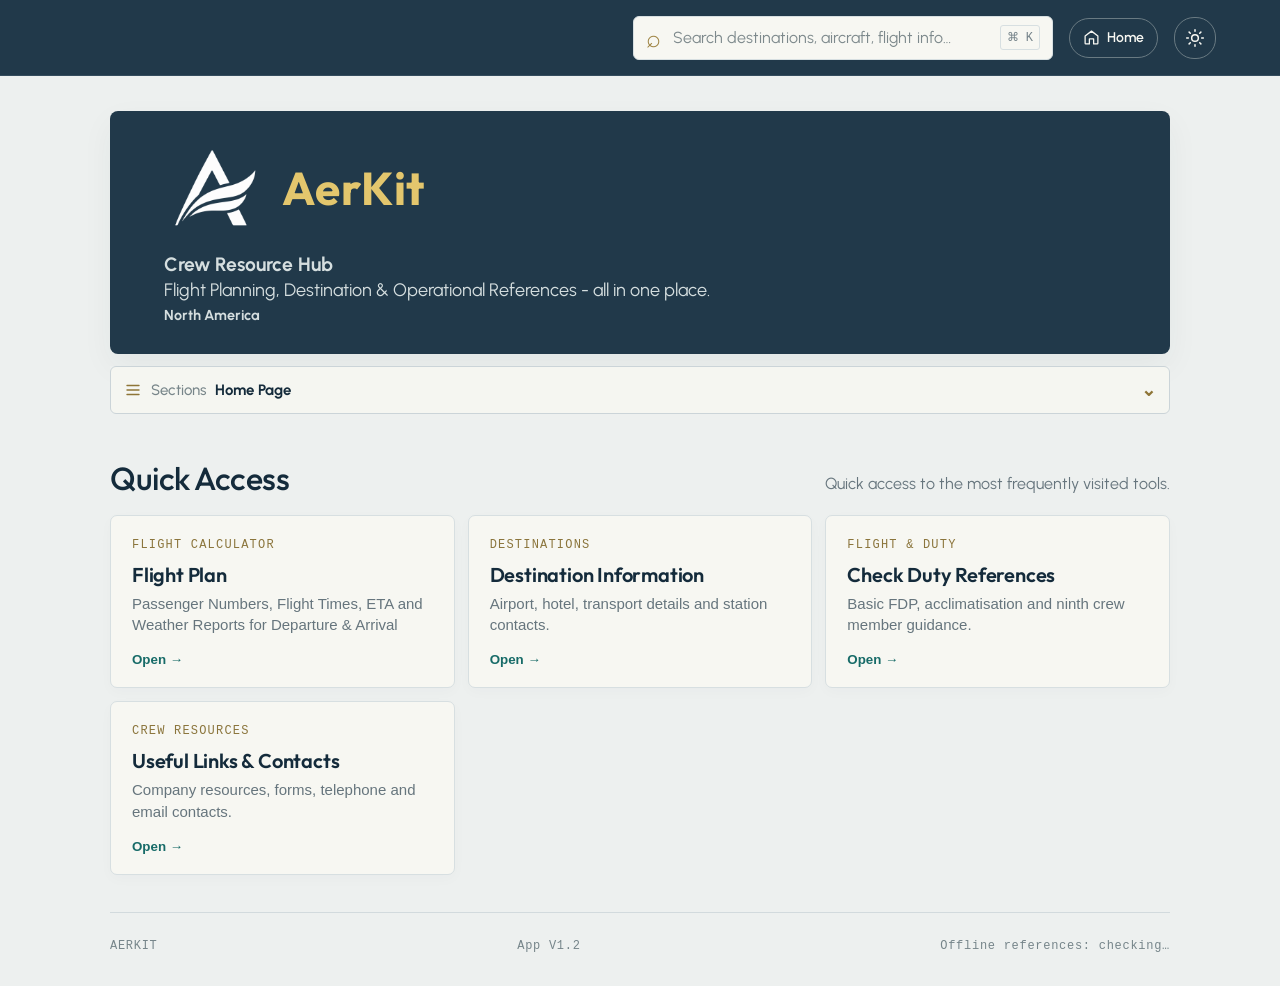
<file: index.html>
<!doctype html>
<html lang="en">
<head>
  <meta charset="utf-8">
  <meta name="viewport" content="width=device-width, initial-scale=1, viewport-fit=cover">
  <meta name="theme-color" content="#142b3b">
  <meta name="apple-mobile-web-app-capable" content="yes">
  <meta name="apple-mobile-web-app-title" content="AerKit">
  <meta name="description" content="Aer Lingus Crew Resource Hub. Flight planning tools, aircraft information, destination guides and operational resources — all in one place..">
  <link rel="manifest" href="manifest.webmanifest">
  <link rel="icon" href="assets/AerKit.png?v=aerkit-logo-20261120" type="image/png">
  <link rel="apple-touch-icon" href="assets/AerKit.png?v=aerkit-logo-20261120">
  <link rel="stylesheet" href="styles.css?v=hero-title-size-20261127-r1">
  <title>AerKit</title>
</head>
<body>
  <a class="skip-link" href="#main-content">Skip to main content</a>
  <header class="topbar" id="top">
    <div class="top-actions">
      <div class="search-wrap" role="search" aria-label="Search reference">
        <label class="search-box"><span aria-hidden="true">⌕</span><input id="search" type="search" aria-label="Search destinations, aircraft, flight information, contacts and topics" placeholder="Search destinations, aircraft, flight info…" autocomplete="off"><kbd aria-hidden="true">⌘ K</kbd></label>
        <div id="search-results" class="search-results" hidden></div>
      </div>
      <a class="home-button" href="#content-area" aria-label="Home: Crew essentials"><svg viewBox="0 0 24 24" aria-hidden="true"><path d="m3 10 9-7 9 7v10a1 1 0 0 1-1 1h-5v-7H9v7H4a1 1 0 0 1-1-1z"/></svg><span>Home</span></a>
      <button class="icon-button theme-toggle" id="theme-toggle" type="button" aria-label="Switch to dark mode" aria-pressed="false"><svg class="theme-icon theme-icon-sun" viewBox="0 0 24 24" aria-hidden="true"><circle cx="12" cy="12" r="4"/><path d="M12 2v2m0 16v2M4.93 4.93l1.42 1.42m11.3 11.3 1.42 1.42M2 12h2m16 0h2M4.93 19.07l1.42-1.42m11.3-11.3 1.42-1.42"/></svg><svg class="theme-icon theme-icon-moon" viewBox="0 0 24 24" aria-hidden="true"><path d="M20.8 15.5A9 9 0 0 1 8.5 3.2 9 9 0 1 0 20.8 15.5Z"/></svg></button>
      <button class="icon-button" id="install-button" hidden>Install</button>
    </div>
  </header>
  <main id="main-content">
    <section class="welcome" id="home">
      <div class="welcome-brand"><img class="welcome-logo" src="assets/AerKit.png?v=aerkit-logo-20261120" alt=""><div class="welcome-copy"><h1 class="eyebrow">AerKit</h1></div></div>
      <p class="intro"><strong class="intro-title">Crew Resource Hub</strong><br>Flight Planning, Destination &amp; Operational References - all in one place.<span class="welcome-region">North America</span></p>
    </section>
    <nav class="section-navigation" aria-label="Main sections">
      <button class="section-menu-toggle" id="section-menu-toggle" type="button" aria-expanded="false" aria-controls="section-menu">
        <svg viewBox="0 0 24 24" aria-hidden="true"><path d="M4 6h16M4 12h16M4 18h16"/></svg>
        <span>Sections</span><strong id="current-section">Flight Plan</strong><b aria-hidden="true">⌄</b>
      </button>
      <div class="quick-links" id="section-menu">
        <button data-section="essentials" data-label="Home Page"><span>★</span>Home Page</button>
        <button data-section="flightInfo" data-label="Flight Plan"><span>01</span>Flight Plan</button>
        <button data-section="aircraft" data-label="Aircraft Type"><span>02</span>Aircraft Type</button>
        <button data-section="destinations" data-label="Where We Fly"><span>03</span>Where We Fly</button>
        <button data-section="flight" data-label="Flight &amp; Duty References"><span>04</span>Flight &amp; Duty References</button>
        <button data-section="ife" data-label="IFE &amp; Wi-Fi"><span>05</span>IFE &amp; Wi-Fi</button>
        <button data-section="crew" data-label="Payments &amp; Allowances"><span>06</span>Payments &amp; Allowances</button>
        <button data-section="roster" data-label="Roster &amp; Bids"><span>07</span>Roster &amp; Bids</button>
        <button data-section="contacts" data-label="Useful Contacts &amp; Links"><span>08</span>Useful Contacts &amp; Links</button>
        <button data-section="feedback" data-label="Missing / Incorrect Information"><span>09</span>Missing / Incorrect Information</button>
      </div>
    </nav>
    <section class="content-area" id="content-area" aria-live="polite"></section>
    <footer><span>AERKIT</span><span>App V1.2</span><span id="sync-status" role="status">Offline references: checking…</span></footer>
  </main>
  <script src="reference-data.js?v=flight-schedule-20261121-r2"></script>
  <script src="app.js?v=flight-information-aircraft-20261127-r7"></script>
</body>
</html>
</file>
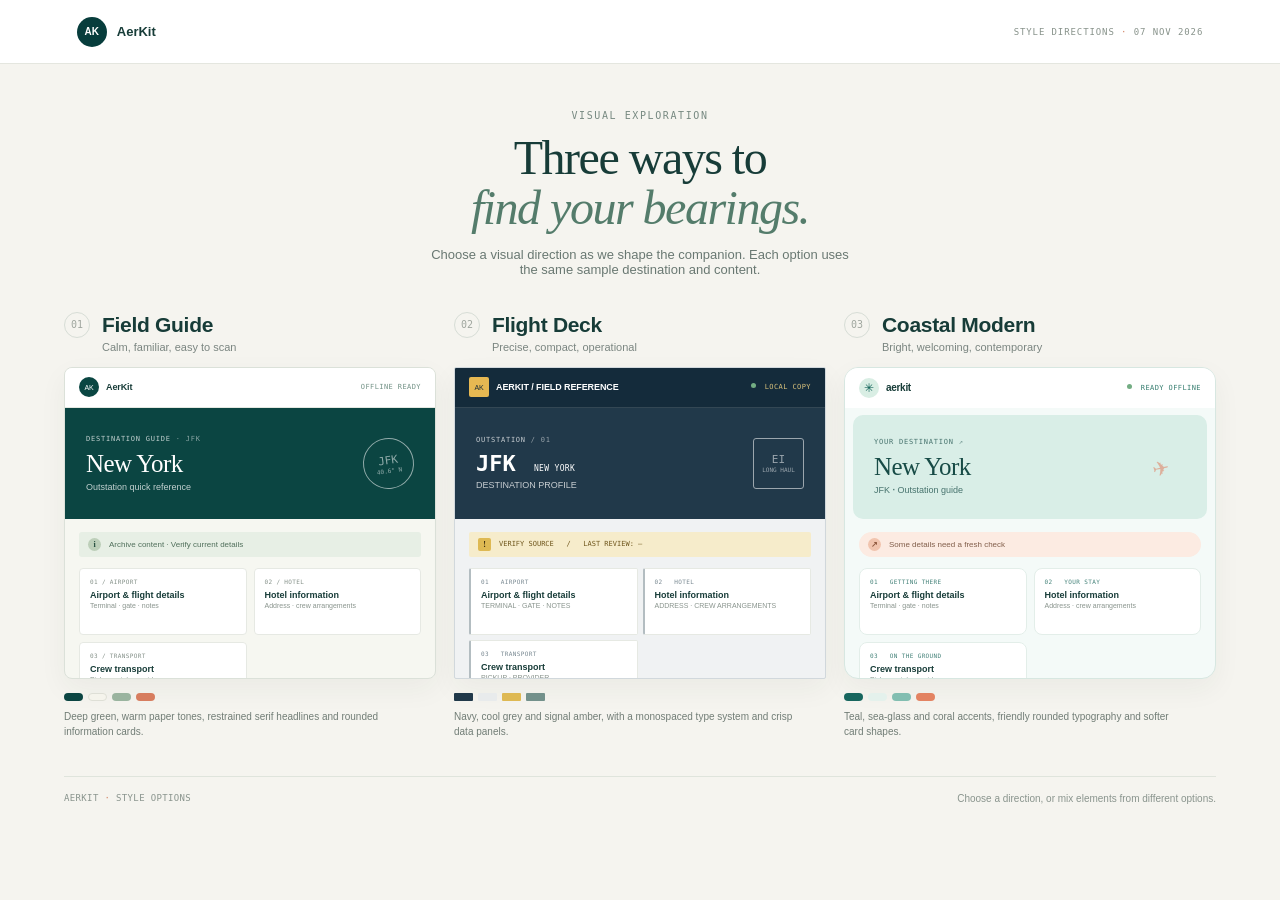
<file: style-options/index.html>
<!doctype html>
<html lang="en">
<head>
<meta charset="utf-8"><meta name="viewport" content="width=device-width,initial-scale=1"><title>AerKit — Style Options</title><link rel="stylesheet" href="styles.css">
</head>
<body>
<header><div><span class="eyemark">AK</span><strong>AerKit</strong></div><span class="board-label">STYLE DIRECTIONS <i>·</i> 07 NOV 2026</span></header>
<main>
  <div class="intro"><p class="eyebrow">VISUAL EXPLORATION</p><h1>Three ways to<br><em>find your bearings.</em></h1><p>Choose a visual direction as we shape the companion. Each option uses the same sample destination and content.</p></div>
  <section class="options">
    <article class="option option-atlas">
      <div class="option-heading"><span class="number">01</span><div><h2>Field Guide</h2><p>Calm, familiar, easy to scan</p></div></div>
      <div class="mockup">
        <nav><div class="mini-brand"><span>AK</span><b>AerKit</b></div><small>OFFLINE READY</small></nav>
        <div class="hero"><div><label>DESTINATION GUIDE <span>· JFK</span></label><h3>New York</h3><p>Outstation quick reference</p></div><div class="hero-stamp">JFK<br><small>40.6° N</small></div></div>
        <div class="mock-content"><div class="warning"><b>i</b><span>Archive content · Verify current details</span></div><div class="tiles"><div><small>01 / AIRPORT</small><b>Airport &amp; flight details</b><i>Terminal · gate · notes</i></div><div><small>02 / HOTEL</small><b>Hotel information</b><i>Address · crew arrangements</i></div><div><small>03 / TRANSPORT</small><b>Crew transport</b><i>Pickup point · provider</i></div></div></div>
      </div>
      <div class="swatches"><i></i><i></i><i></i><i></i></div><p class="option-note">Deep green, warm paper tones, restrained serif headlines and rounded information cards.</p>
    </article>
    <article class="option option-ops">
      <div class="option-heading"><span class="number">02</span><div><h2>Flight Deck</h2><p>Precise, compact, operational</p></div></div>
      <div class="mockup">
        <nav><div class="mini-brand"><span>AK</span><b>AERKIT / FIELD REFERENCE</b></div><small><i class="live-dot"></i> LOCAL COPY</small></nav>
        <div class="hero"><div><label>OUTSTATION <span>/ 01</span></label><h3>JFK <small>NEW YORK</small></h3><p>DESTINATION PROFILE</p></div><div class="hero-stamp">EI<br><small>LONG HAUL</small></div></div>
        <div class="mock-content"><div class="warning"><b>!</b><span>VERIFY SOURCE &nbsp; / &nbsp; LAST REVIEW: —</span></div><div class="tiles"><div><small>01 &nbsp; AIRPORT</small><b>Airport &amp; flight details</b><i>TERMINAL · GATE · NOTES</i></div><div><small>02 &nbsp; HOTEL</small><b>Hotel information</b><i>ADDRESS · CREW ARRANGEMENTS</i></div><div><small>03 &nbsp; TRANSPORT</small><b>Crew transport</b><i>PICKUP · PROVIDER</i></div></div></div>
      </div>
      <div class="swatches"><i></i><i></i><i></i><i></i></div><p class="option-note">Navy, cool grey and signal amber, with a monospaced type system and crisp data panels.</p>
    </article>
    <article class="option option-coast">
      <div class="option-heading"><span class="number">03</span><div><h2>Coastal Modern</h2><p>Bright, welcoming, contemporary</p></div></div>
      <div class="mockup">
        <nav><div class="mini-brand"><span>✳</span><b>aerkit</b></div><small><i class="live-dot"></i> READY OFFLINE</small></nav>
        <div class="hero"><div><label>YOUR DESTINATION <span>↗</span></label><h3>New York</h3><p>JFK <b>·</b> Outstation guide</p></div><div class="hero-stamp">✈</div></div>
        <div class="mock-content"><div class="warning"><b>↗</b><span>Some details need a fresh check</span></div><div class="tiles"><div><small>01 &nbsp; GETTING THERE</small><b>Airport &amp; flight details</b><i>Terminal · gate · notes</i></div><div><small>02 &nbsp; YOUR STAY</small><b>Hotel information</b><i>Address · crew arrangements</i></div><div><small>03 &nbsp; ON THE GROUND</small><b>Crew transport</b><i>Pickup point · provider</i></div></div></div>
      </div>
      <div class="swatches"><i></i><i></i><i></i><i></i></div><p class="option-note">Teal, sea-glass and coral accents, friendly rounded typography and softer card shapes.</p>
    </article>
  </section>
  <footer><span>AERKIT <i>·</i> STYLE OPTIONS</span><span>Choose a direction, or mix elements from different options.</span></footer>
</main>
</body>
</html>
</file>
<file: styles.css>
@font-face{font-family:Outfit;src:url('./assets/fonts/outfit-latin.woff2') format('woff2');font-style:normal;font-weight:400 700;font-display:swap}
@font-face{font-family:Urbanist;src:url('./assets/fonts/urbanist-latin.woff2') format('woff2');font-style:normal;font-weight:400 700;font-display:swap}
:root{
  --ink:#192f3e;
  --navy:#21394a;
  --navy-deep:#142b3b;
  --muted:#66757d;
  --line:#d7dfe1;
  --canvas:#edf0ef;
  --paper:#f7f7f2;
  --white:#fff;
  --amber:#d9b653;
  --amber-soft:#f5edcf;
  --sage:#8ea39b;
  --shadow:0 12px 32px #1c33420d;
}
*{box-sizing:border-box}
.skip-link{position:fixed;z-index:30;top:8px;left:8px;padding:10px 14px;transform:translateY(-160%);border-radius:4px;background:#fff;color:#142b3b;font-weight:700}.skip-link:focus{transform:translateY(0)}
html{scroll-behavior:smooth}
body{margin:0;background:var(--canvas);color:var(--ink);font:19px/1.55 Urbanist,-apple-system,BlinkMacSystemFont,"Segoe UI",sans-serif}
.topbar{position:sticky;top:0;z-index:10;height:76px;padding:0 max(5vw,24px);display:flex;align-items:center;justify-content:flex-end;background:var(--navy);border-bottom:1px solid #344c5d;color:#f7f7f2}
.top-actions{display:flex;align-items:center;justify-content:flex-end;gap:16px;width:100%}
.icon-button{border:1px solid #697a82;background:transparent;border-radius:20px;padding:8px 15px;color:#f7f7f2;font:600 15px -apple-system,BlinkMacSystemFont,"Segoe UI",sans-serif;cursor:pointer}
.icon-button:hover{background:#294354}
.theme-toggle{display:inline-flex;align-items:center;justify-content:center;width:42px;height:42px;padding:8px}.theme-icon{width:20px;height:20px;fill:none;stroke:currentColor;stroke-width:1.8;stroke-linecap:round;stroke-linejoin:round}.theme-icon-moon{display:none}html[data-theme="dark"] .theme-icon-sun{display:none}html[data-theme="dark"] .theme-icon-moon{display:block}
.home-button{display:inline-flex;min-height:40px;align-items:center;gap:7px;padding:7px 13px;border:1px solid #697a82;border-radius:20px;color:#f7f7f2;text-decoration:none;font:600 14px Urbanist,-apple-system,BlinkMacSystemFont,"Segoe UI",sans-serif}
.home-button:hover{background:#294354}.home-button svg{width:17px;height:17px;fill:none;stroke:currentColor;stroke-width:1.8;stroke-linecap:round;stroke-linejoin:round}
main{max-width:1120px;margin:auto;padding:0 30px}
.welcome{position:relative;display:grid;grid-template-columns:minmax(0,1fr);align-content:center;gap:14px;min-height:200px;margin-top:35px;background:var(--navy);overflow:hidden;border-radius:8px;color:#f8f8f3;padding:30px 54px;box-shadow:var(--shadow)}
.welcome-brand{position:relative;z-index:1;display:flex;align-items:center;gap:22px}
.welcome-logo{position:relative;z-index:1;width:96px;height:96px;flex:0 0 auto;object-fit:contain;border-radius:12px}
.welcome-copy{position:relative;z-index:1;max-width:590px}
.eyebrow,.section-kicker{font:13px ui-monospace,SFMono-Regular,monospace;letter-spacing:.12em;color:#e3c66d}
.welcome-copy>.eyebrow{font:700 clamp(32px,4vw,42px)/1.08 Outfit,Urbanist,sans-serif;letter-spacing:.01em;color:#e3c66d;text-transform:none;margin:0}
.intro{position:relative;z-index:1;font-size:18px;line-height:1.4;color:#d5dedf;max-width:none;margin:0}
.intro-title{font-size:calc(1em + 1pt);font-weight:700}
.welcome-region{display:block;font-size:80%;font-weight:700;line-height:1.25;margin-top:3px}
.welcome-art{position:absolute;right:5%;top:0;width:40%;height:100%;opacity:.95}
.sun{position:absolute;width:172px;height:172px;border:1px solid #d6c17445;border-radius:50%;top:48px;right:27px;background:radial-gradient(circle,#d8c57a12 0 55%,transparent 56%)}
.route-line{position:absolute;width:270px;height:145px;border:1px solid #bbc8c160;border-color:#bbc8c160 transparent transparent transparent;border-radius:50%;transform:rotate(-18deg);top:102px;right:-12px}
.plane{position:absolute;top:94px;right:159px;font-size:19px;color:#e5d59d;transform:rotate(-14deg)}
.art-label{position:absolute;right:4px;bottom:32px;font:12px ui-monospace,SFMono-Regular,monospace;letter-spacing:.1em;color:#c5d0ce}
.search-wrap{position:relative;flex:0 1 420px;width:min(420px,44vw);margin:0;z-index:12}
.search-box{height:44px;display:flex;align-items:center;gap:10px;background:var(--paper);padding:0 12px;border:1px solid var(--line);border-radius:6px;box-shadow:none;color:#61717a}
.search-box>span{font-size:25px;line-height:0;color:#9d8240}
.search-box input{flex:1;min-width:0;border:0;outline:0;color:var(--ink);background:transparent;font:16px Urbanist,-apple-system,BlinkMacSystemFont,"Segoe UI",sans-serif}
.search-box input::placeholder{color:#7d898c}
.search-box kbd{font:12px ui-monospace,SFMono-Regular,monospace;border:1px solid var(--line);border-radius:3px;padding:4px 6px;color:#728087}
.search-results{position:absolute;top:calc(100% + 6px);left:0;right:0;background:var(--paper);border:1px solid var(--line);box-shadow:var(--shadow);max-height: min(60vh, 420px);overflow:auto;border-radius:6px}
.search-result-heading{padding:8px 16px 5px;background:#eef0eb;color:#66757d;font:700 11px/1.3 ui-monospace,SFMono-Regular,monospace;letter-spacing:.06em;text-transform:uppercase}
.result{display:flex;width:100%;text-align:left;gap:12px;align-items:center;padding:12px 16px;background:var(--paper);border:0;border-bottom:1px solid #e6e9e6;cursor:pointer;color:var(--ink)}
.result:hover{background:#eef0eb}
.result .result-tag{font:12px ui-monospace,SFMono-Regular,monospace;letter-spacing:.08em;color:#8c753a;min-width:70px}
.result strong{font-size:17px}.result small{display:block;color:var(--muted);font-size:15px}
.section-navigation{position:sticky;top:76px;z-index:9;margin:12px 0 44px;background:var(--canvas)}
.section-menu-toggle{display:flex;width:100%;min-height:48px;align-items:center;gap:9px;padding:9px 13px;border:1px solid #cbd4d8;border-radius:6px;background:#f5f6f1;color:var(--ink);text-align:left;font:600 15px Urbanist,-apple-system,BlinkMacSystemFont,"Segoe UI",sans-serif;cursor:pointer}
.section-menu-toggle>svg{width:18px;height:18px;flex:0 0 auto;fill:none;stroke:#8e7537;stroke-width:1.8;stroke-linecap:round}
.section-menu-toggle>span{color:#78868a;font-weight:500}
.section-menu-toggle>strong{min-width:0;flex:1;overflow:hidden;text-overflow:ellipsis;white-space:nowrap;color:var(--navy-deep)}
.section-menu-toggle>b{color:#8e7537;font-size:18px;transition:transform .18s}
.section-navigation.is-open .section-menu-toggle>b{transform:rotate(180deg)}
.quick-links{display:none;position:absolute;top:calc(100% + 5px);left:0;right:0;z-index:5;flex-direction:column;flex-wrap:nowrap;gap:2px;margin:0;padding:6px;border:1px solid var(--line);border-radius:6px;background:var(--paper);box-shadow:var(--shadow)}
.section-navigation.is-open .quick-links{display:flex}
.quick-links button{display:inline-flex;width:100%;align-items:center;gap:8px;min-height:46px;padding:9px 11px;border:0;border-radius:4px;background:transparent;text-align:left;font:600 15px Urbanist,-apple-system,BlinkMacSystemFont,"Segoe UI",sans-serif;color:var(--ink);cursor:pointer;transition:background .18s,border-color .18s}
.quick-links button:hover,.quick-links button.active{background:#e7ebea}
.quick-links button.active{box-shadow:inset 3px 0 0 var(--amber)}
.quick-links button span{font:11px ui-monospace,SFMono-Regular,monospace;color:#8b753c}
.content-area{min-height:240px;scroll-margin-top:18px}
.section-head{display:flex;align-items:flex-end;justify-content:space-between;margin-bottom:18px}
.section-head h2{font:500 32px/1.1 Outfit,Urbanist,sans-serif;margin:3px 0 0;letter-spacing:-.5px;color:var(--navy-deep)}
.section-kicker{color:#8b753c}
.section-head p{margin:0;color:var(--muted);font-size:16px}
.card-grid{display:grid;grid-template-columns:repeat(3,1fr);gap:13px}
.card{background:var(--paper);border:1px solid var(--line);padding:20px 21px;border-radius:7px;box-shadow:0 4px 14px #1c334206}
.card .card-tag{font:12px ui-monospace,SFMono-Regular,monospace;color:#8b753c;letter-spacing:.1em;text-transform:uppercase}
.fdp-card{grid-column:1/-1}.fdp-card p{max-width:900px}.fdp-card>.fdp-acclim-prompt{margin-top:14px}.fdp-reference-link{display:flex;min-height:50px;flex-direction:column;justify-content:center;gap:2px;margin-top:14px;padding:9px 12px;border:1px solid #d9c77f;border-radius:5px;background:#f7f3e4;color:var(--navy-deep);text-decoration:none}.fdp-reference-link span{font:11px ui-monospace,SFMono-Regular,monospace;letter-spacing:.06em;color:#7b704e}.fdp-reference-link strong{font:600 15px Urbanist,-apple-system,BlinkMacSystemFont,"Segoe UI",sans-serif}.fdp-reference-link:hover{background:#f0e8c9}.fdp-source-note{display:block;margin-top:10px;color:#78868a;font:12px/1.45 ui-monospace,SFMono-Regular,monospace}.fdp-table-scroll{max-width:100%;overflow-x:auto;-webkit-overflow-scrolling:touch;margin:12px 0 5px;border-radius:4px}.fdp-table{width:100%;border-collapse:collapse;color:var(--ink);font:14px/1.35 Urbanist,-apple-system,BlinkMacSystemFont,"Segoe UI",sans-serif}.fdp-table th,.fdp-table td{border:1px solid #d2dcda;padding:7px 6px;text-align:center;vertical-align:middle}.fdp-table thead th{background:#176b68;color:#fff;font-weight:700}.fdp-table tbody th{background:#e6f0dc;text-align:left;font-weight:700}.fdp-basic-table{min-width:335px;table-layout:fixed}.fdp-basic-table th:first-child{width:25%;white-space:nowrap;text-align:center;padding-left:3px;padding-right:3px}.fdp-basic-table tbody th{white-space:nowrap;text-align:center}.fdp-acclim-table{min-width:0;table-layout:fixed}.fdp-acclim-table th:first-child{width:56%}.acclim-note{margin-top:12px!important;padding:11px 12px;border-left:3px solid var(--amber);background:#f7f3e4;color:#665624;font-size:14px!important;line-height:1.5!important}.fdp-table-hint{display:block;color:#78868a;font:12px Urbanist,-apple-system,BlinkMacSystemFont,"Segoe UI",sans-serif}.fdp-code-legend{display:grid;gap:6px;margin-top:12px;color:var(--muted);font-size:15px}.fdp-code-legend b{display:inline-block;min-width:22px;color:var(--navy-deep)}.protocol-steps{display:grid;grid-template-columns:repeat(2,minmax(0,1fr));gap:12px;margin-top:14px}.protocol-steps>section{min-width:0;border:1px solid #e1e6e3;border-radius:6px;padding:13px;background:#fff}.protocol-steps h4,.protocol-credits h4{margin:0 0 6px;color:var(--navy-deep);font:600 16px Outfit,Urbanist,sans-serif}.protocol-steps p{margin:0;color:var(--muted);font-size:15px;line-height:1.5}.protocol-credits{margin-top:14px}.protocol-credit-table{width:100%;min-width:0;table-layout:fixed}.protocol-credit-table th:first-child{width:80%}.protocol-credit-table th:last-child,.protocol-credit-table td:last-child{width:20%}.protocol-note{margin-top:8px!important;font-size:13px!important}.protocol-note-box{margin-top:12px;padding:11px 12px;border-left:3px solid var(--amber);background:#f7f3e4;color:#665624;font-size:14px;line-height:1.45}
.card h3{font:600 17px/1.2 Outfit,Urbanist,sans-serif;margin:9px 0 5px;letter-spacing:-.2px;color:var(--navy-deep)}
.card p{color:var(--muted);font-size:16px;line-height:1.6;margin:0}
.card .card-foot{border-top:1px solid #e5e8e2;padding-top:12px;margin-top:17px;font:12px ui-monospace,SFMono-Regular,monospace;letter-spacing:.04em;color:#7c898b}
.detail-layout{display:grid;grid-template-columns:1fr 1fr;gap:13px}
.info-block{background:var(--paper);border:1px solid var(--line);border-radius:7px;padding:20px}
.info-block h3{margin:0 0 10px;font-size:16px;color:var(--navy-deep)}
.info-block p,.info-block li{font-size:16px;color:var(--muted)}
.info-block ul{padding-left:18px;margin:8px 0}
.notice{background:var(--amber-soft);border:1px solid #eadcae;border-left:3px solid var(--amber);border-radius:4px;padding:12px 14px;color:#665624;font-size:15px;margin:0 0 14px}
.destination-list{display:grid;grid-template-columns:repeat(3,1fr);gap:10px}
.destination{display:flex;justify-content:space-between;align-items:center;background:var(--paper);border:1px solid var(--line);border-radius:6px;padding:16px 18px;color:var(--ink);text-align:left;cursor:pointer;transition:border .18s,background .18s}
.destination:hover{border-color:#baaa71;background:#fbfbf6}
.destination strong{font-size:18px}.destination span{font:12px ui-monospace,SFMono-Regular,monospace;color:#8d773d}
.destination-name{display:flex;flex-direction:column;gap:2px}.destination-name small{font:12px ui-monospace,SFMono-Regular,monospace;color:#78868a}
.destination-tools{display:grid;grid-template-columns:minmax(220px,1fr) repeat(2,minmax(150px,.55fr));gap:10px;margin:16px 0 8px;padding:14px;background:var(--paper);border:1px solid var(--line);border-radius:7px}
.destination-tools label{display:flex;min-width:0;flex-direction:column;gap:5px}
.destination-tools label>span{color:#718084;font:700 11px/1.35 ui-monospace,SFMono-Regular,monospace;letter-spacing:.04em;text-transform:uppercase}
.destination-tools input,.destination-tools select{width:100%;min-width:0;min-height:42px;padding:8px 10px;border:1px solid #cbd5d6;border-radius:5px;background:#fff;color:var(--ink);font:15px Urbanist,-apple-system,BlinkMacSystemFont,"Segoe UI",sans-serif}
.destination-tools input:focus,.destination-tools select:focus{outline:2px solid #8ea39b;outline-offset:1px}
.destination-result-count{margin:8px 1px 10px;color:var(--muted);font:12px ui-monospace,SFMono-Regular,monospace}
.destination-list{grid-template-columns:repeat(3,minmax(0,1fr))}
.destination{display:flex;min-width:0;min-height:112px;flex-direction:column;align-items:stretch;justify-content:flex-start;gap:15px;padding:17px 16px}
.destination-main,.destination-details{display:flex;min-width:0;align-items:center;justify-content:space-between;gap:8px}.destination-details{padding-top:11px;border-top:1px solid var(--line)}
.destination-main strong{overflow:hidden;color:var(--navy-deep);font:600 18px/1.15 Outfit,Urbanist,sans-serif;text-overflow:ellipsis;white-space:nowrap}
.destination .destination-code{flex:none;color:#8d773d;font:600 18px/1.15 ui-monospace,SFMono-Regular,monospace;letter-spacing:.05em}
.destination .destination-status{flex:none;padding:3px 7px;border-radius:10px;background:#e7efe6;color:#386449;font:600 10px/1.25 ui-monospace,SFMono-Regular,monospace;white-space:nowrap}
.destination .destination-status.is-seasonal{background:#f5edcf;color:#705c20}
.destination-aircraft{display:flex;flex-wrap:wrap;align-items:center;gap:8px}.destination .destination-aircraft-tag{flex:none;padding:3px 7px;border:1px solid #d4dedb;border-radius:10px;background:#edf1ef;color:#49605b;font:600 10px/1.25 ui-monospace,SFMono-Regular,monospace;white-space:nowrap}.destination .destination-aircraft-tag.is-seasonal{border-color:#eadcae;background:#f5edcf;color:#705c20}
.destination-empty{grid-column:1/-1;display:flex;flex-direction:column;gap:3px;padding:22px;border:1px dashed var(--line);border-radius:6px;color:var(--muted);font-size:14px}
.destination-empty strong{color:var(--ink);font-size:16px}
@media(max-width:760px){.destination-tools{grid-template-columns:1fr 1fr}.destination-search{grid-column:1/-1}.destination-list{grid-template-columns:repeat(2,minmax(0,1fr))}}
@media(min-width:601px) and (max-width:900px){.destination-details{align-items:flex-start;flex-direction:column;gap:8px}.destination-details>span:first-child{max-width:100%}}
@media(max-width:600px){.destination-tools{gap:8px;margin-top:13px;padding:11px}.destination-tools input,.destination-tools select{min-height:42px;font-size:14px}.destination{min-height:120px;padding:14px 10px;gap:14px}.destination-main strong,.destination .destination-code{font-size:16px}.destination-details{align-items:flex-start;flex-direction:column;gap:9px}.destination-details>span:first-child{max-width:100%}}
.empty{background:var(--paper);border:1px dashed #c3cdd0;border-radius:6px;padding:26px;color:var(--muted);font-size:16px}
.empty strong{color:var(--ink);display:block;margin-bottom:5px}
.profile-meta{display:grid;grid-template-columns:repeat(3,minmax(0,1fr));gap:10px;background:var(--navy);color:#f7f7f2;border-radius:7px;padding:14px 17px;margin:0 0 12px;box-shadow:var(--shadow)}
.profile-meta>div{display:flex;flex-direction:column;gap:4px;min-width:0}
.profile-meta span{font:11px ui-monospace,SFMono-Regular,monospace;letter-spacing:.08em;color:#e3c66d}
.profile-meta strong{font-size:14px;font-weight:600;overflow-wrap:anywhere}
.profile-meta>div:nth-child(-n+2) strong{font-size:19px}
.profile-meta .weather-icon{font-size:25px;vertical-align:-2px}
.profile-meta .weather-temperature{font-size:23px;font-weight:700;letter-spacing:-.03em}
.profile-meta .weather-description{margin-left:7px;font-size:14px;color:#d3dfe2;font-weight:600}
.weather-attribution{margin-top:1px;color:#b8c8cc;font:10px/1.3 ui-monospace,SFMono-Regular,monospace}
.weather-attribution a{color:inherit;text-underline-offset:2px}
.profile-meta>div:nth-child(3){align-items:flex-start}
.profile-grid{grid-template-columns:repeat(2,minmax(0,1fr));align-items:start}
.profile-card>.card-tag{font-size:14px;font-weight:700}
.amenity-grid{display:grid;grid-template-columns:repeat(2,minmax(0,1fr));gap:8px;margin-top:12px}
.amenity-item{display:flex;min-width:0;min-height:48px;align-items:center;justify-content:space-between;gap:8px;padding:7px 9px;border:1px solid #e1e6e3;border-radius:5px;background:#fff}
.amenity-item>strong{min-width:0;color:var(--navy-deep);font:600 14px/1.2 Outfit,Urbanist,sans-serif}
.amenity-status{display:grid;place-items:center;flex:0 0 26px;width:26px;height:26px;border-radius:50%;font:700 17px/1 Urbanist,sans-serif}
.amenity-status.is-yes{background:#c9e6c6;color:#205b27;border:1px solid #78a975}
.amenity-status-group{display:flex;flex:0 0 auto;align-items:center;gap:5px}
.amenity-status.is-fee-mark{background:#fbf1d6;color:#936414;font-size:14px}
.amenity-status.is-no{background:#fbf1d6;color:#a36d14}
.amenity-status.is-food{background:#e6f1e2;color:#397b35}
.amenity-status.is-food svg{width:15px;height:15px;fill:none;stroke:currentColor;stroke-width:1.6;stroke-linecap:round;stroke-linejoin:round}
.amenity-status.is-request{background:#e9eef0;color:#526a75}
.amenity-status.is-request svg{width:16px;height:16px;fill:none;stroke:currentColor;stroke-width:1.7;stroke-linecap:round;stroke-linejoin:round}
.amenity-value{color:var(--muted);font-size:13px;line-height:1.2;text-align:right;overflow-wrap:anywhere}
.profile-fields{margin-top:8px}
.coordination-grid{display:grid;grid-template-columns:1fr;gap:9px;margin-top:10px}
.contact-card,.contact-extra{min-width:0;background:#fff;border:1px solid #e1e6e3;border-radius:6px;padding:12px}
.contact-role{display:block;font:11px ui-monospace,SFMono-Regular,monospace;letter-spacing:.07em;color:#8b753c}
.contact-card h3{font:600 17px/1.2 Outfit,Urbanist,sans-serif;color:var(--navy-deep);margin:6px 0 10px;overflow-wrap:anywhere}
.contact-actions{display:grid;gap:7px}
.contact-action{display:flex;min-height:44px;flex-direction:column;justify-content:center;gap:2px;padding:7px 9px;border:1px solid #dfe5e2;border-radius:5px;background:#f4f6f2;color:var(--ink);text-decoration:none;overflow-wrap:anywhere}
.contact-action span{font:11px ui-monospace,SFMono-Regular,monospace;letter-spacing:.04em;color:#7b8988}
.contact-action strong{font:600 14px/1.3 Urbanist,-apple-system,BlinkMacSystemFont,"Segoe UI",sans-serif;color:var(--navy-deep);overflow-wrap:anywhere}
.contact-action:hover{border-color:#c3ac65;background:#fbfbf6}
.contact-missing{font-size:14px;color:var(--muted)}
.contact-extra{display:flex;flex-direction:column;gap:8px;justify-content:center}
.contact-extra>strong{font-size:14px;color:var(--navy-deep)}
.profile-record{border-top:1px solid #e5e8e2;padding:10px 0}
.profile-record:first-child{border-top:0;padding-top:0}
.profile-record-heading{display:flex;align-items:center;justify-content:space-between;gap:8px}
.profile-record-heading strong{font-size:15px;color:var(--navy-deep)}
.profile-value{font-size:16px;line-height:1.5;color:var(--muted);overflow-wrap:anywhere;margin-top:4px}
.crew-transport-card .profile-value{font-size:18px;font-weight:700;color:var(--navy-deep)}
.map-action{display:inline-flex;align-items:center;min-height:40px;margin-top:6px;padding:0 10px;border:1px solid #dfe5e2;border-radius:5px;background:#f4f6f2;color:#6e5a24;font:11px ui-monospace,SFMono-Regular,monospace;letter-spacing:.04em;text-decoration:none}
.map-action:hover{border-color:#c3ac65;background:#fbfbf6}
.record-source{font:12px/1.5 ui-monospace,SFMono-Regular,monospace;color:#7c898b;margin-top:5px;overflow-wrap:anywhere}
.review-badge{display:inline-flex;align-items:center;flex:0 0 auto;border-radius:3px;padding:3px 6px;font:11px ui-monospace,SFMono-Regular,monospace;letter-spacing:.02em}
.review-badge.needs-source{background:var(--amber-soft);color:#6b551a}
.review-badge.marked-verified{background:var(--green);color:#385d43}
.empty-profile{border-style:dashed;box-shadow:none}
.empty-profile p{color:var(--muted);font-size:16px;margin:12px 0 2px}
.back-button{border:0;background:transparent;color:#766431;font:14px ui-monospace,SFMono-Regular,monospace;cursor:pointer;padding:0;margin-bottom:10px}
.aircraft-grid{grid-template-columns:repeat(2,minmax(0,1fr));gap:22px 16px}.aircraft-card{--aircraft-accent:#9a8246;scroll-margin-top:18px;position:relative;overflow:hidden;padding:21px 22px 17px;border-radius:10px;box-shadow:0 7px 20px #1c33420a}.aircraft-family-a321{--aircraft-accent:#577b71}.aircraft-card::before{content:"";position:absolute;inset:0 0 auto;height:4px;background:var(--aircraft-accent)}.aircraft-card-head{display:flex;align-items:stretch;justify-content:space-between;gap:12px;padding-bottom:17px;border-bottom:1px solid var(--line)}.aircraft-title{min-width:0}.aircraft-kicker{display:block;margin-bottom:5px;color:var(--aircraft-accent);font:700 10px ui-monospace,SFMono-Regular,monospace;letter-spacing:.14em}.aircraft-title h3{margin:0;color:var(--navy-deep);font:700 24px/1.1 Outfit,Urbanist,sans-serif}.aircraft-total{display:flex;flex-direction:column;align-items:flex-end;justify-content:space-between;flex:0 0 auto;color:var(--navy-deep)}.aircraft-total strong{font:700 26px/1 Outfit,Urbanist,sans-serif}.aircraft-total span{color:var(--muted);font:700 10px ui-monospace,SFMono-Regular,monospace;letter-spacing:.14em;text-transform:uppercase}.aircraft-cabins{padding:16px 0 3px}.seat-bar{height:13px;display:flex;overflow:hidden;gap:2px;border-radius:99px;background:#e5e9e5}.seat-zone{width:var(--zone);min-width:0;display:block;flex:0 0 var(--zone);background:#21394a}.seat-zone-business,.seat-swatch-business{background:#21394a}.seat-zone-premium-economy,.seat-swatch-premium-economy{background:#758c88}.seat-zone-economy,.seat-swatch-economy{background:#c5d0cb}.seat-legend{display:grid;grid-template-columns:repeat(3,minmax(0,1fr));gap:10px;margin-top:13px}.seat-legend-item{display:grid;grid-template-columns:9px minmax(0,1fr);grid-template-rows:auto auto;align-items:center;column-gap:7px;row-gap:3px;min-width:0;color:var(--muted);font:11px/1.25 ui-monospace,SFMono-Regular,monospace}.seat-swatch{grid-row:1 / span 2;width:8px;height:28px;border-radius:5px}.seat-legend-item strong{grid-column:2;color:var(--navy-deep);font:600 16px Outfit,Urbanist,sans-serif}
.aircraft-stats{display:grid;grid-template-columns:repeat(3,minmax(0,1fr));gap:8px;border-top:1px solid var(--line);border-bottom:1px solid var(--line);margin-top:14px;padding:13px 0}.aircraft-stats>div{display:grid;grid-template-rows:minmax(28px,auto) 29px;row-gap:5px;align-items:start;min-width:0}.aircraft-stats>div>span{font:700 10px/1.3 ui-monospace,SFMono-Regular,monospace;letter-spacing:.06em;color:#7c898b}.aircraft-stats strong{font-size:20px;line-height:1;color:var(--navy-deep);overflow-wrap:anywhere;align-self:center}.aircraft-stats>div:first-child strong{justify-self:start}.aircraft-stats>div:not(:first-child) .aircraft-rest-status{justify-self:start;align-self:center}.registration-list{margin-top:6px;padding-top:6px}.registration-list summary{display:flex;align-items:center;justify-content:space-between;gap:8px;min-height:34px;color:#667980;font:600 14px Urbanist,-apple-system,BlinkMacSystemFont,"Segoe UI",sans-serif;cursor:pointer;list-style:none}.registration-count{margin-left:auto;color:var(--aircraft-accent);font:600 12px ui-monospace,SFMono-Regular,monospace}.registration-list summary::-webkit-details-marker{display:none}.registration-list summary::after{content:"+";color:var(--aircraft-accent);font:600 18px/1 Urbanist,sans-serif}.registration-list[open] summary::after{content:"−"}.registration-list summary:focus-visible{outline:2px solid #8ea39b;outline-offset:2px;border-radius:3px}.registration-list ul{display:grid;grid-template-columns:repeat(4,minmax(0,1fr));gap:6px;margin:7px 0 0;padding:0;list-style:none;color:var(--muted);font:13px/1.35 ui-monospace,SFMono-Regular,monospace}.registration-list li{min-width:0;padding:4px 3px;border:1px solid var(--line);border-radius:4px;background:rgba(120,137,139,.08);text-align:center;overflow-wrap:anywhere}
.aircraft-stats .aircraft-rest-status{display:inline-grid;place-items:center;width:27px;height:27px;overflow:hidden;border-radius:50%;font:700 18px/1 Urbanist,sans-serif;overflow-wrap:normal}
.aircraft-rest-status.is-yes{background:#c9e6c6;color:#205b27;border:1px solid #78a975}
.aircraft-rest-status.is-no{background:#f4cfcb;color:#8f211c;border:1px solid #d58c85}
footer{display:flex;align-items:center;justify-content:space-between;gap:14px;padding:26px 0 35px;margin-top:37px;border-top:1px solid #d2dadd;font:12px ui-monospace,SFMono-Regular,monospace;letter-spacing:.06em;color:#76858a}
@media(max-width:760px){main{padding:0 17px}.topbar{height:66px;padding:0 17px}.welcome{gap:12px;min-height:170px;margin-top:18px;padding:26px}.welcome-brand{gap:16px}.welcome-logo{width:84px;height:84px;border-radius:9px}.welcome-art{width:45%;right:-9%;opacity:.55}.welcome-copy{max-width:420px}.section-navigation{top:66px;z-index:9}.card-grid,.destination-list{grid-template-columns:repeat(2,1fr)}.section-head{display:block}.section-head p{margin-top:6px}footer{gap:12px;flex-wrap:wrap}}
@media(max-width:480px){.welcome{gap:12px;padding:20px 18px;min-height:155px}.welcome-brand{gap:14px}.welcome-logo{width:68px;height:68px;border-radius:7px}.welcome-copy>.eyebrow{font-size:clamp(28px,8vw,34px)}.intro{max-width:none;font-size:16px;line-height:1.4;margin:0}.welcome-art{right:-28%;width:65%;opacity:.36}.card-grid,.destination-list,.detail-layout{grid-template-columns:1fr}.icon-button{padding:7px 10px}}
@media(max-width:600px){
  html{scroll-padding-top:82px}
  body{overflow-x:hidden;-webkit-text-size-adjust:100%}
  .topbar{height:calc(60px + env(safe-area-inset-top));padding:env(safe-area-inset-top) 15px 0}
  .top-actions{gap:9px}.search-wrap{width:auto;flex:1 1 auto;min-width:0}.search-box{height:40px;gap:7px;padding:0 9px}.search-box>span{font-size:21px}.search-box input{font-size:15px}.search-box kbd{display:none}.icon-button{min-height:40px}
  main{width:100%;padding:0 15px}
  .welcome{min-height:145px;margin-top:14px;padding:20px 21px;border-radius:7px}
  .welcome-copy{max-width:100%}
  .intro{max-width:none;font-size:16px;line-height:1.45;margin:0}
  .welcome-art{right:-6%;width:39%;opacity:.36}.sun{width:128px;height:128px;right:8px;top:42px}.route-line{width:195px;height:106px;top:85px;right:-27px}.plane{right:102px;top:83px;font-size:16px}.art-label{right:0;bottom:20px;font-size:10px}
  .section-navigation{top:calc(60px + env(safe-area-inset-top));z-index:9;margin:0 0 22px;padding-top:14px}
  .content-area{min-height:190px;scroll-margin-top:78px}
  .section-head{margin-bottom:14px}.section-head h2{font-size:28px;line-height:1.12}.section-head p{font-size:16px;line-height:1.5}
  .notice{font-size:15px;line-height:1.5;padding:11px 12px;margin-bottom:12px}
  .destination-list{grid-template-columns:repeat(2,minmax(0,1fr));gap:12px}
  .destination{min-height:120px;padding:14px 10px;gap:14px}.destination strong{font-size:16px}.destination span{font-size:11px;white-space:nowrap}
  .card-grid,.detail-layout,.aircraft-grid{grid-template-columns:1fr;gap:9px}
  .aircraft-grid{row-gap:15px}
  .profile-meta{grid-template-columns:minmax(0,1fr) minmax(0,1.15fr);grid-template-rows:auto auto;gap:12px 10px;padding:13px 14px}
  .profile-meta>div:nth-child(1){grid-column:1;grid-row:1}
  .profile-meta>div:nth-child(2){grid-column:1;grid-row:2}
  .profile-meta>div:nth-child(3){grid-column:2;grid-row:1 / span 2;align-self:center;padding-left:8px;border-left:1px solid rgba(255,255,255,.2)}
  .profile-meta .weather-temperature{font-size:26px}
  .profile-grid{grid-template-columns:1fr}.coordination-grid{grid-template-columns:1fr}
  .protocol-steps{grid-template-columns:1fr}
  .card,.info-block{padding:17px 16px;border-radius:6px}.card h3{font-size:16px}.card p,.info-block p,.info-block li{font-size:17px;line-height:1.55}
  .card .card-foot{margin-top:13px;padding-top:10px;font-size:11px}
  .back-button{min-height:40px;padding:8px 0}
  footer{gap:8px;flex-direction:column;margin-top:28px;padding:20px 0 calc(24px + env(safe-area-inset-bottom))}
}
@media(max-width:360px){
  .topbar{padding-left:11px;padding-right:11px}.top-actions{gap:6px}.home-button{min-height:38px;padding:6px 10px}
  main{padding-left:11px;padding-right:11px}.welcome{padding-left:17px;padding-right:17px}.destination{padding:18px 12px}.destination strong{font-size:15px}
}
@media(prefers-reduced-motion:reduce){*{scroll-behavior:auto!important;transition:none!important}}

.flight-form-grid{display:grid;grid-template-columns:repeat(2,minmax(0,1fr));gap:13px}.flight-panel{min-width:0;padding:20px 21px;background:var(--paper);border:1px solid var(--line);border-radius:7px;box-shadow:0 4px 14px #1c334206}.flight-panel-head h3{margin:5px 0 0;font:600 19px/1.2 Outfit,Urbanist,sans-serif;color:var(--navy-deep)}.flight-fields{display:grid;grid-template-columns:repeat(2,minmax(0,1fr));gap:12px;margin-top:16px}.flight-field{display:flex;min-width:0;flex-direction:column;gap:6px}.flight-field>span,.duration-field legend{padding:0;color:#718084;font:700 12px/1.35 ui-monospace,SFMono-Regular,monospace;letter-spacing:.025em}.flight-field input,.flight-field select,.flight-field textarea{width:100%;min-width:0;min-height:46px;padding:9px 11px;border:1px solid #cbd5d6;border-radius:5px;background:#fff;color:var(--ink);font:17px Urbanist,-apple-system,BlinkMacSystemFont,"Segoe UI",sans-serif}.flight-field textarea{min-height:92px;resize:vertical;line-height:1.45}.flight-field input:focus,.flight-field select:focus,.flight-field textarea:focus{outline:2px solid #8ea39b;outline-offset:1px}.duration-field{margin:0;padding:0;border:0}.duration-field>div{display:flex;align-items:center;gap:7px}.duration-field label{display:flex;align-items:center;gap:5px;min-width:0}.duration-field input{width:68px;text-align:center}.duration-field label small{color:var(--muted);font-size:13px}.duration-field>div>b{color:#829093;font-size:19px}.arrival-summary{display:flex;flex-direction:column;gap:4px;margin-top:16px;padding:13px 15px;border-radius:5px;background:var(--navy);color:#f7f7f2}.arrival-summary>span,.passenger-total>span{font:700 11px ui-monospace,SFMono-Regular,monospace;letter-spacing:.07em;color:#e3c66d}.arrival-summary strong{font:600 20px Outfit,Urbanist,sans-serif}.arrival-summary small{color:#d5dedf;font-size:13px}.arrival-time{display:flex;flex-direction:column;gap:2px}.arrival-time>small{color:#e3c66d;font:700 10px/1.3 ui-monospace,SFMono-Regular,monospace;letter-spacing:.06em}.arrival-time+.arrival-time{border-top:1px solid #ffffff30;margin-top:7px;padding-top:8px}.passenger-counts{display:grid;grid-template-columns:repeat(3,minmax(0,1fr));gap:9px;margin-top:16px}.passenger-counts .flight-field>span{min-height:32px}.passenger-total{display:flex;align-items:center;justify-content:space-between;margin-top:13px;padding:10px 13px;border:1px solid #d7e0dd;border-radius:5px;background:#e8efeb}.passenger-total>span{color:#647975}.passenger-total strong{font:600 24px Outfit,Urbanist,sans-serif;color:var(--navy-deep)}.passenger-extra{grid-template-columns:repeat(4,minmax(0,1fr))}.notes-panel{grid-column:1/-1}.notes-fields textarea{min-height:105px}.flight-form-footer{display:flex;align-items:center;justify-content:space-between;gap:12px;margin-top:12px}.flight-form-footer>small{color:#718084;font-size:13px}.clear-flight-button{min-height:44px;padding:9px 14px;border:1px solid #aab7b9;border-radius:5px;background:transparent;color:var(--navy-deep);font:600 14px Urbanist,-apple-system,BlinkMacSystemFont,"Segoe UI",sans-serif;cursor:pointer}.clear-flight-button:hover{background:#e7ebea}
.pushback-time-field>label{padding:0;color:#718084;font:700 12px/1.35 ui-monospace,SFMono-Regular,monospace;letter-spacing:.025em}.current-time-button{align-self:flex-start;min-height:34px;margin-top:2px;padding:6px 10px;border:1px solid #aab7b9;border-radius:5px;background:transparent;color:var(--navy-deep);font:600 13px Urbanist,-apple-system,BlinkMacSystemFont,"Segoe UI",sans-serif;cursor:pointer}.current-time-button:hover,.current-time-button:focus-visible{border-color:#176b68;background:#e8efeb}
@media(max-width:600px){.flight-form-grid,.flight-fields{grid-template-columns:1fr;gap:10px}.flight-fields.passenger-extra{grid-template-columns:repeat(4,minmax(0,1fr));gap:8px}.passenger-extra .flight-field>span{font-size:11px;white-space:nowrap;letter-spacing:-.02em}.passenger-extra .flight-field input{min-height:40px;padding:7px 9px}.notes-panel{grid-column:auto}.passenger-counts{gap:7px}.passenger-counts .flight-field>span{min-height:38px;font-size:11px}.flight-panel{padding:16px 15px}.flight-form-footer{align-items:flex-start;flex-direction:column}.clear-flight-button{width:100%}}
.arrival-summary>span{padding-bottom:7px;margin-bottom:4px;border-bottom:1px solid #ffffff30;font-size:13px}
.commission-card{grid-column:1/-1}.commission-card>p+p{margin-top:7px}.commission-calculator{display:grid;grid-template-columns:minmax(0,1fr) minmax(120px,.55fr) minmax(200px,1fr);align-items:end;gap:12px;margin-top:18px;padding-top:16px;border-top:1px solid #e1e5df}.commission-result{display:grid;gap:3px;min-height:64px;padding:9px 12px;border:1px solid #d7e0dd;border-radius:5px;background:#e8efeb}.commission-result span{color:#647975;font:700 11px/1.35 ui-monospace,SFMono-Regular,monospace;letter-spacing:.04em;text-transform:uppercase}.commission-result strong{color:var(--navy-deep);font:600 22px Outfit,Urbanist,sans-serif}.commission-result small{color:var(--muted);font-size:12px}
@media(max-width:600px){.commission-card{grid-column:auto}.commission-calculator{grid-template-columns:repeat(2,minmax(0,1fr));gap:9px}.commission-result{grid-column:1/-1}}
.overnight-allowance-card{grid-column:1/-1}.overnight-allowance-controls{display:grid;grid-template-columns:repeat(3,minmax(0,1fr));gap:12px;margin-top:16px}.overnight-allowance-controls select{width:100%;min-height:46px;padding:9px 11px;border:1px solid #cbd5d6;border-radius:5px;background:#fff;color:var(--ink);font:16px Urbanist,-apple-system,BlinkMacSystemFont,"Segoe UI",sans-serif}.overnight-allowance-controls select:disabled{background:#edf0ee;color:#7c898b}.allowance-role-field[hidden]{display:none}.overnight-allowance-result{display:flex;flex-direction:column;gap:5px;margin-top:16px;padding:15px 16px;border-radius:5px;background:var(--navy);color:#f7f7f2}.overnight-allowance-result span{color:#e3c66d;font:700 11px/1.4 ui-monospace,SFMono-Regular,monospace;letter-spacing:.05em;text-transform:uppercase}.overnight-allowance-result strong{font:600 24px Outfit,Urbanist,sans-serif}
@media(max-width:600px){.overnight-allowance-card{grid-column:auto}.overnight-allowance-controls{grid-template-columns:1fr;gap:9px}}
.taxi-minutes-field input{max-width:150px}
.flight-duration-pair{display:grid;grid-column:1/-1;grid-template-columns:repeat(2,minmax(0,1fr));gap:12px;align-items:start}.taxi-minutes-field input{max-width:88px}.flight-duration-pair .duration-field>div{gap:4px}.flight-duration-pair .duration-field input{width:52px;padding-right:4px;padding-left:4px}
.flight-duration-pair{grid-template-columns:minmax(0,1fr) minmax(0,2fr)}.flight-duration-pair .duration-field>div{gap:3px}.flight-duration-pair .duration-field label{gap:3px}.flight-duration-pair .duration-field label small{font-size:12px}.flight-duration-pair .duration-field input{width:48px;padding-right:2px;padding-left:2px;font-size:16px}
.flight-snapshot-dialog{width:min(390px,calc(100vw - 24px));height:min(760px,calc(100dvh - 24px));max-width:none;max-height:none;padding:0;overflow:hidden;border:0;border-radius:12px;background:var(--paper);color:var(--ink);box-shadow:0 20px 70px #07192366}.flight-snapshot-dialog::backdrop{background:#10242dcc;backdrop-filter:blur(3px)}.flight-snapshot-card{box-sizing:border-box;display:flex;height:100%;flex-direction:column;padding:clamp(16px,5vw,24px);overflow:hidden}.flight-snapshot-header{display:flex;align-items:center;justify-content:space-between;gap:12px}.snapshot-close{flex:0 0 34px;width:34px;height:34px;border:1px solid var(--line);border-radius:50%;background:transparent;color:var(--navy-deep);font:25px/1 Urbanist,sans-serif;cursor:pointer}.flight-snapshot-card h2{margin:8px 0 10px;color:var(--navy-deep);font:600 clamp(23px,7vw,30px)/1.05 Outfit,Urbanist,sans-serif}.flight-snapshot-content{display:grid;min-height:0;flex:1;grid-template-rows:repeat(9,minmax(0,auto)) minmax(54px,1fr);align-content:stretch}.snapshot-row{display:grid;grid-template-columns:minmax(82px,.6fr) minmax(0,1.4fr);align-items:center;gap:10px;padding:7px 0;border-top:1px solid var(--line)}.snapshot-row>span{color:#718084;font:700 10px/1.3 ui-monospace,SFMono-Regular,monospace;letter-spacing:.035em;text-transform:uppercase}.snapshot-row>strong{min-width:0;color:var(--navy-deep);font:600 14px/1.25 Urbanist,-apple-system,BlinkMacSystemFont,"Segoe UI",sans-serif;overflow-wrap:anywhere}.snapshot-row:nth-child(8)>strong,.snapshot-row:nth-child(9)>strong{color:#176b68;font-size:15px}.snapshot-total-row{grid-template-columns:minmax(0,1fr) auto;margin:3px -8px;padding:9px 8px;border-top:0;border-radius:5px;background:#e8efeb}.snapshot-total-row>span{color:#647975}.snapshot-total-row>strong{color:var(--navy-deep);font:700 23px/1 Outfit,Urbanist,sans-serif}.snapshot-row:last-child{align-items:start;grid-template-columns:1fr;align-content:start;gap:4px;padding-bottom:0}.snapshot-row:last-child>strong{font-size:14px;line-height:1.3;white-space:pre-wrap}
.flight-route-panel{margin-bottom:13px}.flight-route-fields{grid-template-columns:repeat(2,minmax(0,1fr));gap:10px}.flight-route-fields .flight-field select{max-width:100%}.flight-pushback-row{display:grid;grid-column:1/-1;grid-template-columns:minmax(0,1fr);align-items:start;gap:8px}.flight-pushback-row .current-time-button{justify-self:stretch;width:100%;height:44px;min-width:0;min-height:44px;margin:0;padding:8px 12px;font-size:14px;line-height:1.2}.flight-duration-pair .duration-field{display:block;min-width:0}.flight-duration-pair .duration-field legend{display:block;height:16px;margin:0 0 6px;line-height:16px}.flight-form-footer{justify-content:flex-end}
.snapshot-weather-row{align-items:start}.snapshot-weather-list{display:grid;gap:5px;min-width:0}.snapshot-weather-list>div{display:grid;gap:1px;min-width:0;color:var(--navy-deep);font-size:12px;line-height:1.25}.snapshot-weather-list strong{font-weight:700}.snapshot-weather-list span{overflow-wrap:anywhere}
.snapshot-passenger-list{display:grid;gap:2px}.snapshot-passenger-list>div{display:grid;grid-template-columns:minmax(0,1fr) 42px;align-items:center;gap:8px;color:var(--navy-deep);font-size:14px;line-height:1.25}.snapshot-passenger-list>div>strong{text-align:right;font:700 15px/1.2 Urbanist,-apple-system,BlinkMacSystemFont,"Segoe UI",sans-serif}
.flight-weather-panel{grid-column:1/-1}.flight-weather-head{display:flex;align-items:center;justify-content:space-between;gap:12px}.flight-weather-intro{margin:9px 0 0;color:var(--muted);font-size:14px;line-height:1.4}.weather-refresh-button{min-height:38px;padding:7px 12px;border:1px solid #aab7b9;border-radius:5px;background:transparent;color:var(--navy-deep);font:600 13px Urbanist,-apple-system,BlinkMacSystemFont,"Segoe UI",sans-serif;cursor:pointer}.weather-refresh-button:hover,.weather-refresh-button:focus-visible{border-color:#176b68;background:#e8efeb}.flight-weather-grid{display:grid;grid-template-columns:repeat(2,minmax(0,1fr));gap:12px;margin-top:13px}.flight-weather-card{min-width:0;padding:13px;border:1px solid var(--line);border-radius:5px;background:#eef1ef}.flight-weather-card-head{display:flex;align-items:flex-start;justify-content:space-between;gap:10px;margin-bottom:8px}.flight-weather-card h4{flex:1;min-width:0;margin:0;color:var(--navy-deep);font:600 16px Outfit,Urbanist,sans-serif}.flight-weather-condition{flex:0 1 48%;min-width:0;margin:0;color:var(--navy-deep);font:600 15px/1.25 Outfit,Urbanist,sans-serif;text-align:right;overflow-wrap:anywhere}.weather-forecast-time{margin:0 0 8px;color:var(--muted);font-size:14px;line-height:1.4}.flight-weather-details dl{display:grid;gap:5px;margin:0}.flight-weather-card dl{display:grid;gap:5px;margin:0}.flight-weather-card dl>div{display:grid;grid-template-columns:minmax(75px,.7fr) minmax(0,1.3fr);gap:9px;padding-top:5px;border-top:1px solid var(--line)}.flight-weather-card dl>.weather-detail-pair{grid-template-columns:repeat(2,minmax(0,1fr));gap:10px}.flight-weather-card .weather-detail-pair>div{display:grid;grid-template-columns:1fr;gap:2px;min-width:0}.flight-weather-card dt{color:#718084;font:700 11.5px/1.4 ui-monospace,SFMono-Regular,monospace;letter-spacing:.04em;text-transform:uppercase}.flight-weather-card dd{margin:0;color:var(--ink);font-size:15px;line-height:1.35;overflow-wrap:anywhere}.flight-weather-unavailable{margin:0;color:var(--muted);font-size:13px;line-height:1.4}.flight-weather-status{margin:11px 0 0;color:var(--muted);font-size:12px;line-height:1.4}.flight-weather-status a{color:var(--navy-deep);font-weight:700}
html[data-theme="dark"] .flight-weather-card{background:#13242b}
@media(max-width:600px){.flight-weather-panel{grid-column:auto}.flight-weather-grid{grid-template-columns:1fr;gap:9px}.flight-weather-card{padding:12px}}
.acclim-checker{display:grid;grid-template-columns:repeat(2,minmax(0,1fr));gap:12px;margin-top:14px}.acclim-field{display:grid;gap:6px;color:var(--navy-deep);font:600 14px Urbanist,-apple-system,BlinkMacSystemFont,"Segoe UI",sans-serif}.acclim-field select,.acclim-field input[type="date"],.acclim-field input[type="time"]{width:100%;min-height:48px;padding:10px;border:1px solid #c9d5d7;border-radius:5px;background:#fff;color:var(--ink);font:15px Urbanist,-apple-system,BlinkMacSystemFont,"Segoe UI",sans-serif}.acclim-actions{display:flex;gap:9px;grid-column:1/-1}.acclim-actions button{min-height:44px;padding:9px 14px;border-radius:5px;font:600 14px Urbanist,-apple-system,BlinkMacSystemFont,"Segoe UI",sans-serif;cursor:pointer}.acclim-calculate{border:1px solid #176b68;background:#176b68;color:#fff}.acclim-reset{border:1px solid #aab7b9;background:transparent;color:var(--navy-deep)}.acclim-result{display:flex;align-items:center;gap:12px;grid-column:1/-1;padding:13px;border:1px solid #cbd9d5;border-radius:5px;background:#e8f0e9;color:var(--navy-deep)}.acclim-result[hidden]{display:none}.acclim-result-code{display:grid;place-items:center;flex:0 0 42px;height:42px;border-radius:50%;background:#176b68;color:#fff;font:700 19px Outfit,Urbanist,sans-serif}.acclim-result strong{font:700 16px Outfit,Urbanist,sans-serif}.acclim-result p{margin:3px 0 0;font-size:14px}.acclim-note{margin-top:12px!important;padding:11px 12px;border-left:3px solid var(--amber);background:#f7f3e4;color:#665624;font-size:14px!important;line-height:1.5!important}
.acclim-result[data-state="B"],.acclim-result[data-state="D"]{border-color:#a9c9a0;background:#e8f2e4}.acclim-result[data-state="B"] .acclim-result-code,.acclim-result[data-state="D"] .acclim-result-code{background:#397b35}.acclim-result[data-state="X"]{border-color:#e2c06d;background:#fbf1d6}.acclim-result[data-state="X"] .acclim-result-code{background:#b87912}
.acclim-result-copy{min-width:0;flex:1}.acclim-cap-title{margin:10px 0 4px!important}.acclim-cap-list{display:grid;grid-template-columns:repeat(3,minmax(0,1fr));gap:6px;margin:0;padding:0;list-style:none}.acclim-cap-list li{display:flex;justify-content:space-between;gap:5px;padding:7px 8px;border:1px solid #e2c06d;border-radius:4px;background:#fff9e9;font-size:13px}.acclim-cap-list li span{font-weight:700;white-space:nowrap}@media(max-width:600px){.acclim-cap-list{grid-template-columns:1fr}.acclim-cap-list li{padding:7px 9px}}
.protocol-info-list{margin:5px 0 0;padding-left:19px;color:var(--muted);font-size:15px;line-height:1.5}.protocol-info-list li+li{margin-top:3px}
.fdp-basic-result-time{margin:2px 0 0!important;color:var(--navy-deep);font:700 26px/1.15 Outfit,Urbanist,sans-serif!important}.fdp-basic-result .acclim-result-copy>p:not(.fdp-basic-result-time){margin-top:6px;font-size:13px}
.destination-heading{display:block;margin:8px 0 12px}.destination-title-row{display:grid;grid-template-columns:minmax(0,1fr) auto;align-items:center;gap:16px}.destination-heading h2{min-width:0;margin:0;color:var(--navy-deep);font:500 32px/1.1 Outfit,Urbanist,sans-serif;letter-spacing:-.5px}.destination-code{color:#8c753a;font:600 32px/1.1 Urbanist,-apple-system,BlinkMacSystemFont,"Segoe UI",sans-serif}.destination-meta{display:grid;grid-template-columns:repeat(2,max-content);gap:18px;margin-top:10px}.destination-meta>div{display:flex;flex-direction:column;gap:3px}.destination-meta span{color:#7c898b;font:11px ui-monospace,SFMono-Regular,monospace;letter-spacing:.08em}.destination-meta strong{color:var(--muted);font-size:15px;font-weight:600}
@media(max-width:760px){.destination-meta{grid-template-columns:repeat(2,minmax(0,1fr));gap:10px}.destination-heading h2,.destination-code{font-size:28px}}
.useful-link-grid{display:grid;grid-template-columns:repeat(2,minmax(0,1fr));gap:14px}.useful-link-card{min-width:0;padding:20px 21px;border:1px solid var(--line);border-radius:7px;background:var(--paper);box-shadow:0 4px 14px #1c334206}.useful-link-card h3{margin:0 0 12px;color:var(--navy-deep);font:600 18px Outfit,Urbanist,sans-serif}.useful-link-list{display:grid;grid-template-columns:repeat(2,minmax(0,1fr));gap:8px}.useful-resource-link{display:flex;min-width:0;min-height:46px;align-items:center;justify-content:space-between;gap:10px;padding:9px 11px;border:1px solid var(--line);border-radius:5px;background:#fff;color:var(--navy-deep);font-size:14px;font-weight:600;line-height:1.3;text-decoration:none}.useful-resource-link:hover,.useful-resource-link:focus-visible{border-color:#bda44d;background:#f7f3e4}.useful-resource-link span{min-width:0}.useful-resource-link b{flex:0 0 auto;color:#8e7537;font-size:17px;font-weight:500}
@media(max-width:760px){.useful-link-grid{grid-template-columns:1fr}.useful-link-list{grid-template-columns:1fr}.useful-link-card{padding:17px}}
.useful-contact-panel{margin-top:14px;padding:20px 21px;border:1px solid var(--line);border-radius:7px;background:var(--paper);box-shadow:0 4px 14px #1c334206}.useful-contact-panel>h3{margin:0 0 13px;color:var(--navy-deep);font:600 18px Outfit,Urbanist,sans-serif}.useful-contact-grid{display:grid;grid-template-columns:repeat(3,minmax(0,1fr));gap:10px}.useful-person-card{min-width:0;padding:11px;border:1px solid #e1e6e3;border-radius:6px;background:#fff}.useful-person-card h4{margin:0 0 8px;color:var(--navy-deep);font:600 15px/1.3 Outfit,Urbanist,sans-serif}.contact-action-unverified{border-color:#e2c06d;background:#fbf1d6}
@media(max-width:760px){.useful-contact-panel{padding:17px}.useful-contact-grid{grid-template-columns:1fr}}
@media(max-width:600px){.acclim-checker{grid-template-columns:1fr;gap:10px}.acclim-actions{grid-column:auto}.acclim-actions button{flex:1}.acclim-result{grid-column:auto}}
.ninth-estimator{margin-top:18px;padding:16px;border:1px solid #d7dfdc;border-radius:6px;background:#f6f7f3}.ninth-estimator h4{margin:4px 0 5px;color:var(--navy-deep);font:600 20px Outfit,Urbanist,sans-serif}.ninth-estimator>p{margin:0;color:var(--muted);font-size:15px;line-height:1.5}.ninth-estimator-fields{display:grid;grid-template-columns:repeat(2,minmax(0,1fr));gap:12px;margin-top:14px}.ninth-estimator-fields input{width:100%;min-height:48px;padding:10px;border:1px solid #c9d5d7;border-radius:5px;background:#fff;color:var(--ink);font:16px Urbanist,-apple-system,BlinkMacSystemFont,"Segoe UI",sans-serif}.ninth-estimator-fields .flight-field{margin:0}.ninth-estimator-fields .flight-field>div{display:flex;align-items:center;gap:5px}.ninth-estimator-fields .flight-field label{display:flex;align-items:center;gap:4px}.ninth-estimator-fields .flight-field input{width:78px}.ninth-estimator-fields .flight-field small{color:var(--muted);font-size:12px}.ninth-estimator-assumption{margin-top:10px!important;font-size:13px!important}.ninth-reset-button{display:block;width:100%;min-height:44px;margin-top:12px;padding:9px 14px;border:1px solid #aab7b9;border-radius:5px;background:transparent;color:var(--navy-deep);font:600 14px Urbanist,-apple-system,BlinkMacSystemFont,"Segoe UI",sans-serif;cursor:pointer}.ninth-reset-button:hover,.ninth-reset-button:focus-visible{background:#e7ebea}.ninth-estimator-result{display:flex;align-items:center;justify-content:space-between;gap:14px;margin-top:13px;padding:13px 15px;border:1px solid #b5cfae;border-radius:5px;background:#e8f2e4;color:#2f6832}.ninth-estimator-result[hidden]{display:none}.ninth-estimator-result>div{display:grid;gap:3px}.ninth-estimator-result>div strong{font:700 12px ui-monospace,SFMono-Regular,monospace;letter-spacing:.04em;text-transform:uppercase}.ninth-estimator-result>div span{color:var(--navy-deep);font-size:15px;font-weight:600}.ninth-estimator-result>div b{font-size:15px}.ninth-estimator-result>div small{color:var(--muted);font-size:12px;line-height:1.4}.ninth-estimator-result[data-state="amber"]{border-color:#e1c46a;background:#fbf1d6;color:#76530b}.ninth-estimator-result[data-state="red"]{border-color:#dcaaa6;background:#f9e4e2;color:#9e332f}.ninth-call-button{flex:0 0 auto;padding:10px 13px;border-radius:5px;background:#9e332f;color:#fff;font-size:14px;font-weight:700;text-align:center;text-decoration:none}.ninth-call-button:hover,.ninth-call-button:focus-visible{background:#7f2925}
.inflight-rest-details{grid-column:1/-1;display:grid;grid-template-columns:repeat(2,minmax(0,1fr));gap:12px;margin-top:2px;padding:14px;border:1px solid #d7dfdc;border-radius:6px;background:#f6f7f3}.inflight-rest-details[hidden],.inflight-rest-long-sector[hidden],.inflight-rest-unavailable[hidden]{display:none}.inflight-rest-facility-note,.inflight-rest-guidance,.inflight-rest-unavailable{grid-column:1/-1;margin:0!important;color:var(--muted);font-size:13px!important;line-height:1.5!important}.inflight-rest-unavailable{padding:10px 12px;border-left:3px solid #c8746d;background:#f9e4e2;color:#7f2925}.inflight-rest-question{grid-column:1/-1}
@media(max-width:600px){.ninth-estimator-fields{grid-template-columns:1fr}.ninth-estimator-result{align-items:stretch;flex-direction:column}.ninth-call-button{width:100%}}
@media(max-width:600px){.inflight-rest-details{grid-template-columns:1fr}}
.ninth-flight-time{margin:0;padding:0;border:0}.ninth-flight-time legend{padding:0;color:#718084;font:700 12px/1.35 ui-monospace,SFMono-Regular,monospace;letter-spacing:.025em}.ninth-extra-field{margin-top:12px}.ninth-extra-field textarea{width:100%;min-height:84px;padding:10px;border:1px solid #c9d5d7;border-radius:5px;background:#fff;color:var(--ink);font:15px/1.45 Urbanist,-apple-system,BlinkMacSystemFont,"Segoe UI",sans-serif;resize:vertical}.ninth-contact-actions{display:grid;gap:8px;flex:0 0 40%;min-width:150px}.ninth-email-button{padding:10px 13px;border:1px solid #176b68;border-radius:5px;background:#176b68;color:#fff;font-size:14px;font-weight:700;text-align:center;text-decoration:none}.ninth-email-button:hover,.ninth-email-button:focus-visible{background:#105653}
@media(max-width:600px){.ninth-contact-actions{width:100%;min-width:0;flex-basis:auto}}
.credit-period-control{margin-top:14px}.credit-period-control select{width:100%;min-height:48px;padding:10px;border:1px solid #c9d5d7;border-radius:5px;background:#fff;color:var(--ink);font:16px Urbanist,-apple-system,BlinkMacSystemFont,"Segoe UI",sans-serif}.credit-period-details{margin-top:16px}.credit-period-details[hidden]{display:none}.credit-period-details h4{margin:0 0 10px;color:var(--navy-deep);font:700 21px Outfit,Urbanist,sans-serif}.credit-date-grid{display:grid;grid-template-columns:repeat(2,minmax(0,1fr));gap:9px;margin:0}.credit-date-grid>div{min-width:0;padding:11px;border:1px solid #d2dcda;border-radius:5px;background:#f8f8f3}.credit-date-grid dt{color:#718084;font:700 12px/1.35 ui-monospace,SFMono-Regular,monospace;letter-spacing:.025em}.credit-date-grid dd{margin:6px 0 0;color:var(--navy-deep);font:700 17px Outfit,Urbanist,sans-serif}.credit-pay-date-hero{display:grid;gap:5px;margin-top:10px;padding:15px 16px;border-radius:5px;background:var(--navy);color:#f7f7f2}.credit-pay-date-hero span{color:#e3c66d;font:700 12px ui-monospace,SFMono-Regular,monospace;letter-spacing:.07em}.credit-pay-date-hero strong{font:700 27px Outfit,Urbanist,sans-serif}
.ninth-flight-route-fields{display:grid;grid-template-columns:repeat(2,minmax(0,1fr));gap:12px;margin-top:14px}.ninth-flight-route-fields input{width:100%;min-width:0;min-height:48px;padding:10px;border:1px solid #c9d5d7;border-radius:5px;background:#fff;color:var(--ink);font:15px Urbanist,-apple-system,BlinkMacSystemFont,"Segoe UI",sans-serif}

.feedback-card>p:first-of-type{margin-top:0;color:var(--muted)}
.feedback-form{display:grid;grid-template-columns:repeat(2,minmax(0,1fr));gap:13px;max-width:820px;margin-top:16px}
.feedback-form .flight-field{min-width:0}
.feedback-form .feedback-detail-field,.feedback-form .feedback-actions{grid-column:1/-1}
.feedback-form [hidden]{display:none}
.feedback-form .flight-field textarea{min-height:86px;font-size:16px}
.feedback-actions{display:flex;align-items:center;gap:10px}
.feedback-submit{min-height:44px;padding:10px 16px;border:1px solid #176b68;border-radius:5px;background:#176b68;color:#fff;font:600 15px Urbanist,-apple-system,BlinkMacSystemFont,"Segoe UI",sans-serif;cursor:pointer;text-decoration:none}
.feedback-submit:hover,.feedback-submit:focus-visible{background:#105653}
@media(max-width:600px){.feedback-form{grid-template-columns:1fr;gap:11px}.feedback-form .feedback-detail-field,.feedback-form .feedback-actions{grid-column:auto}.feedback-actions{align-items:stretch;flex-direction:column}.feedback-submit{width:100%}}
.feedback-status{grid-column:1/-1;margin:0;color:var(--muted);font-size:14px}
:focus-visible{outline:3px solid #a98727;outline-offset:3px}
@media(prefers-reduced-motion:reduce){*,*::before,*::after{scroll-behavior:auto!important;animation-duration:.01ms!important;animation-iteration-count:1!important;transition-duration:.01ms!important}}
html[data-theme="dark"]{color-scheme:dark;--ink:#e2e8e7;--navy:#172d3b;--navy-deep:#dce6e4;--muted:#b5c2c2;--line:#43545a;--canvas:#101a20;--paper:#1b282f;--white:#1b282f;--amber:#d9b653;--amber-soft:#403820;--sage:#88a39a;--shadow:0 12px 32px #0005}
html[data-theme="dark"] body{background:var(--canvas);color:var(--ink)}
html[data-theme="dark"] .welcome,html[data-theme="dark"] .topbar{background:#132833}
html[data-theme="dark"] .card,html[data-theme="dark"] .destination,html[data-theme="dark"] .flight-panel,html[data-theme="dark"] .useful-link-card,html[data-theme="dark"] .useful-person-card,html[data-theme="dark"] .search-results{background:var(--paper);color:var(--ink);border-color:var(--line)}
html[data-theme="dark"] input,html[data-theme="dark"] select,html[data-theme="dark"] textarea,html[data-theme="dark"] .useful-resource-link,html[data-theme="dark"] .ninth-estimator-fields input,html[data-theme="dark"] .ninth-extra-field textarea{background:#111d23;color:var(--ink);border-color:var(--line)}
html[data-theme="dark"] .section-navigation,html[data-theme="dark"] .section-menu-toggle{background:var(--canvas);color:var(--ink)}
html[data-theme="dark"] .section-navigation button,html[data-theme="dark"] .credit-date-grid>div{color:var(--ink)}
html[data-theme="dark"] .section-navigation .quick-links button{background:transparent}
html[data-theme="dark"] .section-navigation .quick-links button:hover,html[data-theme="dark"] .section-navigation .quick-links button.active{background:#31454b}
html[data-theme="dark"] .search-result-heading,html[data-theme="dark"] .ninth-estimator,html[data-theme="dark"] .ife-note,html[data-theme="dark"] .acclim-note{background:#26353a;color:#d9e2df}
html[data-theme="dark"] .passenger-total,html[data-theme="dark"] .snapshot-total-row{border-color:#597078;background:#31454b;color:#f7f7f2}
html[data-theme="dark"] .passenger-total>span,html[data-theme="dark"] .snapshot-total-row>span{color:#d9e2df}
html[data-theme="dark"] .passenger-total>strong,html[data-theme="dark"] .snapshot-total-row>strong{color:#fff}
html[data-theme="dark"] .commission-result{border-color:#52666b;background:#263a43}
html[data-theme="dark"] .commission-result span{color:#b9ceca}
html[data-theme="dark"] .commission-result strong{color:#f2f5f4}
html[data-theme="dark"] .commission-result small{color:#c2cecf}
html[data-theme="dark"] .destination:hover,html[data-theme="dark"] .useful-resource-link:hover{background:#273940}
html[data-theme="dark"] .protocol-steps>section{border-color:var(--line);background:#26353a;color:var(--ink)}
html[data-theme="dark"] .protocol-steps h4{color:var(--ink)}
html[data-theme="dark"] .protocol-steps p{color:var(--muted)}
html[data-theme="dark"] .protocol-credit-table tbody th{border-color:var(--line);background:#26353a;color:#f2f5f4}
html[data-theme="dark"] .protocol-credit-table tbody td{border-color:var(--line);background:var(--paper);color:var(--ink)}
html[data-theme="dark"] .acclim-result{border-color:#52666b;background:#26353a;color:var(--ink)}
html[data-theme="dark"] .acclim-result[data-state="B"],html[data-theme="dark"] .acclim-result[data-state="D"]{border-color:#4e7e59;background:#20392e;color:#e7f3e7}
/* Refinements from the responsive layout review. */
.flight-notes-field{grid-column:1/-1}
.protocol-step-number{display:inline-grid;width:23px;height:23px;place-items:center;margin-right:8px;border-radius:50%;background:var(--navy);color:#f7f7f2;font:700 12px/1 ui-monospace,SFMono-Regular,monospace;vertical-align:1px}
.commission-card{grid-column:auto}
.commission-calculator{grid-template-columns:repeat(2,minmax(0,1fr))}
.commission-result{grid-column:1/-1}
@media(min-width:761px){.crew-card-grid{grid-template-columns:repeat(2,minmax(0,1fr))}.crew-card-grid .overnight-allowance-card{grid-column:1/-1}}
html[data-theme="dark"] .protocol-step-number{background:#456575;color:#fff}
html[data-theme="dark"] .amenity-status.is-no,html[data-theme="dark"] .aircraft-rest-status.is-no{background:#602c2c;color:#ffb4ad;border-color:transparent}
html[data-theme="dark"] .amenity-status.is-yes,html[data-theme="dark"] .aircraft-rest-status.is-yes{background:#224b32;color:#b7f7c3;border-color:transparent}
html[data-theme="dark"] .acclim-result[data-state="X"]{border-color:#9d7526;background:#403820;color:#fff0c2}
html[data-theme="dark"] .acclim-cap-list li{border-color:#9d7526;background:#302b1e;color:#f7e9be}
html[data-theme="dark"] .amenity-item{border-color:var(--line);background:#26353a}
html[data-theme="dark"] .amenity-item>strong{color:var(--ink)}
html[data-theme="dark"] .contact-card,html[data-theme="dark"] .contact-extra{border-color:var(--line);background:#26353a;color:var(--ink)}
html[data-theme="dark"] .contact-action{border-color:var(--line);background:#17272e;color:var(--ink)}
html[data-theme="dark"] .contact-action span{color:#aebdc0}
html[data-theme="dark"] .contact-action strong{color:var(--ink)}
html[data-theme="dark"] .contact-action:hover{border-color:#a98727;background:#31454b}
html[data-theme="dark"] .contact-action-unverified{border-color:#8b753c;background:#403820}
html[data-theme="dark"] .map-action{border-color:var(--line);background:#26353a;color:#ead28a}
html[data-theme="dark"] .map-action:hover{border-color:#a98727;background:#31454b}
html[data-theme="dark"] footer{border-color:var(--line)}

.ife-reference-grid{grid-template-columns:repeat(2,minmax(0,1fr))}
.ife-reference-card{min-width:0}
.ife-reference-card.ife-card-wide{grid-column:1/-1}
.ife-steps{margin:12px 0 0;padding-left:21px;color:var(--muted);font-size:15px;line-height:1.5}
.ife-steps li+li{margin-top:6px}
.ife-note{margin-top:13px;padding:11px 12px;border-left:3px solid #8ea39b;border-radius:0 4px 4px 0;background:#eaf0ec;color:#4e655e;font-size:14px;line-height:1.45}
.ife-note.is-warning{border-left-color:var(--amber);background:#f7f3e4;color:#665624}
@media(max-width:760px){.ife-reference-grid{grid-template-columns:1fr}}
.pushback-time-field{min-width:0;width:100%}
.essentials-card{display:block;width:100%;min-height:170px;text-align:left;cursor:pointer}.essentials-card:hover,.essentials-card:focus-visible{border-color:#9f8a4a;transform:translateY(-2px)}.essentials-card h3{margin:10px 0 6px;color:var(--navy-deep);font:600 20px Outfit,Urbanist,sans-serif}.essentials-card p{margin:0;color:var(--muted);font-size:15px;line-height:1.45}.essentials-open{display:block;margin-top:16px;color:#176b68;font-weight:700}.flight-footer-actions{display:flex;gap:8px}.flight-footer-actions .clear-flight-button{width:auto}
.welcome-copy>.eyebrow{font-size:clamp(36px,4.5vw,46px)}
@media(max-width:480px){.welcome-copy>.eyebrow{font-size:clamp(32px,9vw,38px)}}
@media(max-width:600px){.flight-footer-actions{width:100%;flex-direction:column}.flight-footer-actions .clear-flight-button{width:100%}}
</file>
<file: style-options/styles.css>
*{box-sizing:border-box}body{margin:0;background:#f5f4ef;color:#173c38;font-family:Inter,-apple-system,BlinkMacSystemFont,"Segoe UI",sans-serif;font-size:14px}header{height:64px;padding:0 6vw;background:#fff;border-bottom:1px solid #e4e6df;display:flex;align-items:center;justify-content:space-between}header>div{display:flex;align-items:center;gap:10px;font-size:13px}.eyemark{display:grid;place-items:center;background:#073d3c;color:#fff;width:30px;height:30px;border-radius:50%;font-size:10px;font-weight:700}.board-label{font:9px ui-monospace,SFMono-Regular,monospace;letter-spacing:.1em;color:#87928a}.board-label i,footer i{color:#d18061;font-style:normal}main{max-width:1340px;padding:46px 5vw 25px;margin:auto}.intro{max-width:540px;margin:0 auto 35px;text-align:center}.eyebrow{font:10px ui-monospace,SFMono-Regular,monospace;letter-spacing:.16em;color:#778981;margin:0 0 12px}.intro h1{font:500 clamp(36px,4vw,48px)/1.04 Georgia,serif;letter-spacing:-1.5px;margin:0}.intro h1 em{color:#547c6b}.intro>p:last-child{max-width:430px;margin:14px auto 0;color:#697872;font-size:13px}.options{display:grid;grid-template-columns:repeat(3,minmax(0,1fr));gap:18px}.option{min-width:0}.option-heading{display:flex;gap:12px;align-items:flex-start;margin-bottom:14px}.number{font:10px ui-monospace,SFMono-Regular,monospace;color:#a0a79f;border:1px solid #d7ddd6;border-radius:50%;width:26px;height:26px;display:grid;place-items:center;flex:none}.option h2{font:600 17px/1.2 inherit;margin:1px 0 4px;letter-spacing:-.3px}.option-heading p{margin:0;font-size:11px;color:#7a8580}.mockup{height:312px;border:1px solid #dbe1d9;border-radius:8px;overflow:hidden;background:#fbfcf9;box-shadow:0 10px 28px #233a2c0d}.mockup nav{height:40px;padding:0 14px;display:flex;align-items:center;justify-content:space-between;border-bottom:1px solid #e4e8e1;background:#fff}.mini-brand{display:flex;align-items:center;gap:7px;font-size:9px;letter-spacing:-.1px}.mini-brand>span{display:grid;place-items:center;width:20px;height:20px;border-radius:50%;background:#0a4642;color:white;font-size:7px}.mini-brand b{font-size:9px}.mockup nav>small{font:7px ui-monospace,SFMono-Regular,monospace;letter-spacing:.06em;color:#719185}.live-dot{display:inline-block;width:5px;height:5px;border-radius:100%;background:#73ad83;margin:0 4px 1px 0}.hero{height:111px;padding:19px 21px;position:relative;display:flex;align-items:center;justify-content:space-between;overflow:hidden}.hero label{display:block;font:7px ui-monospace,SFMono-Regular,monospace;letter-spacing:.11em;opacity:.75}.hero label span{opacity:.7}.hero h3{font-size:24px;line-height:1.1;margin:7px 0 4px;letter-spacing:-.6px}.hero h3 small{font-size:9px;letter-spacing:.04em;margin-left:5px}.hero p{font-size:9px;margin:0;opacity:.75}.hero-stamp{width:51px;height:51px;border:1px solid currentColor;border-radius:50%;display:grid;align-content:center;justify-content:center;text-align:center;font:11px ui-monospace,SFMono-Regular,monospace;opacity:.55;transform:rotate(-8deg)}.hero-stamp small{font-size:6px}.mock-content{padding:13px 14px}.warning{height:25px;display:flex;align-items:center;gap:8px;padding:0 9px;border-radius:3px;font-size:8px;margin-bottom:11px}.warning b{width:13px;height:13px;border-radius:50%;display:grid;place-items:center;font:700 8px Georgia,serif}.tiles{display:grid;grid-template-columns:repeat(2,1fr);gap:7px}.tiles>div{min-height:67px;padding:9px 10px;border-radius:4px;display:flex;flex-direction:column;background:#fff;border:1px solid #e6e9e3}.tiles small{font:6px ui-monospace,SFMono-Regular,monospace;letter-spacing:.06em;color:#849088}.tiles b{font-size:9px;margin:5px 0 2px}.tiles i{font-size:7px;color:#89948d;font-style:normal}.swatches{display:flex;gap:5px;margin:14px 0 8px}.swatches i{width:19px;height:8px;border-radius:4px;background:#173c38}.option-note{font-size:10px;line-height:1.55;color:#717d76;margin:0;max-width:340px}.option-atlas .mockup{background:#f6f7f1}.option-atlas .hero{background:#0b4542;color:#fff}.option-atlas .hero h3{font:500 25px Georgia,serif}.option-atlas .warning{background:#e7efe5;color:#506f5b}.option-atlas .warning b{background:#bdcfb9;color:#234b3c}.option-atlas .swatches i:nth-child(1){background:#0b4542}.option-atlas .swatches i:nth-child(2){background:#f5f4ec;border:1px solid #dedfd6}.option-atlas .swatches i:nth-child(3){background:#9ab49f}.option-atlas .swatches i:nth-child(4){background:#d77d5f}.option-ops .mockup{background:#f0f2f3;border-color:#d1d8dc;border-radius:2px}.option-ops .mockup nav{background:#142b3b;border-color:#334754;color:#fff}.option-ops .mini-brand>span{border-radius:2px;background:#e6b852;color:#192c38}.option-ops .mockup nav>small{color:#d9c27c}.option-ops .hero{background:#21394a;color:#fff}.option-ops .hero h3{font:600 22px ui-monospace,SFMono-Regular,monospace;letter-spacing:0}.option-ops .hero h3 small{font:500 8px ui-monospace,SFMono-Regular,monospace;display:inline-block}.option-ops .hero-stamp{border-radius:3px;transform:none}.option-ops .warning{background:#f6eccb;color:#6f561c;border-radius:2px;font:7px ui-monospace,SFMono-Regular,monospace}.option-ops .warning b{background:#deb953;color:#34260b;border-radius:2px}.option-ops .tiles{gap:5px}.option-ops .tiles>div{border-radius:2px;border-left:2px solid #b3bdc1;min-height:67px}.option-ops .tiles small{color:#788891}.option-ops .swatches i{border-radius:1px}.option-ops .swatches i:nth-child(1){background:#21394a}.option-ops .swatches i:nth-child(2){background:#e8ebec}.option-ops .swatches i:nth-child(3){background:#deb953}.option-ops .swatches i:nth-child(4){background:#73918b}.option-coast .mockup{background:#f4faf8;border-color:#d7e7e1;border-radius:14px}.option-coast .mockup nav{border:0;background:#fff}.option-coast .mini-brand>span{background:#d9eee4;color:#116459;font-size:12px}.option-coast .mini-brand b{font-size:10px;letter-spacing:-.3px}.option-coast .mockup nav>small{color:#347c6e}.option-coast .hero{margin:7px 8px 0;border-radius:10px;height:104px;background:#d9eee7;color:#174b46}.option-coast .hero h3{font:500 25px Georgia,serif}.option-coast .hero-stamp{border:0;font-size:27px;color:#e17d5e;transform:rotate(-12deg)}.option-coast .warning{background:#fcebe2;color:#815e4a;border-radius:15px}.option-coast .warning b{background:#f1c4ae;color:#8f583e}.option-coast .tiles>div{border-radius:8px;border-color:#e3eee9}.option-coast .tiles small{color:#448279}.option-coast .swatches i{border-radius:5px}.option-coast .swatches i:nth-child(1){background:#17665e}.option-coast .swatches i:nth-child(2){background:#e4f1ec}.option-coast .swatches i:nth-child(3){background:#82beb1}.option-coast .swatches i:nth-child(4){background:#e38362}footer{display:flex;justify-content:space-between;gap:12px;border-top:1px solid #dfe4dc;padding:16px 0;margin-top:36px;color:#89948d;font:9px ui-monospace,SFMono-Regular,monospace;letter-spacing:.04em}footer span:last-child{font:10px Inter,-apple-system,sans-serif;letter-spacing:0}@media(max-width:950px){main{padding:35px 22px}.options{grid-template-columns:1fr;max-width:540px;margin:auto}.option-heading{margin-top:8px}.mockup{height:320px}.option-note{max-width:100%}.intro{margin-bottom:25px}}@media(max-width:500px){header{padding:0 16px}.board-label{font-size:7px}main{padding:30px 15px}.intro h1{font-size:38px}.mockup{height:310px}footer{flex-direction:column}}
</file>
